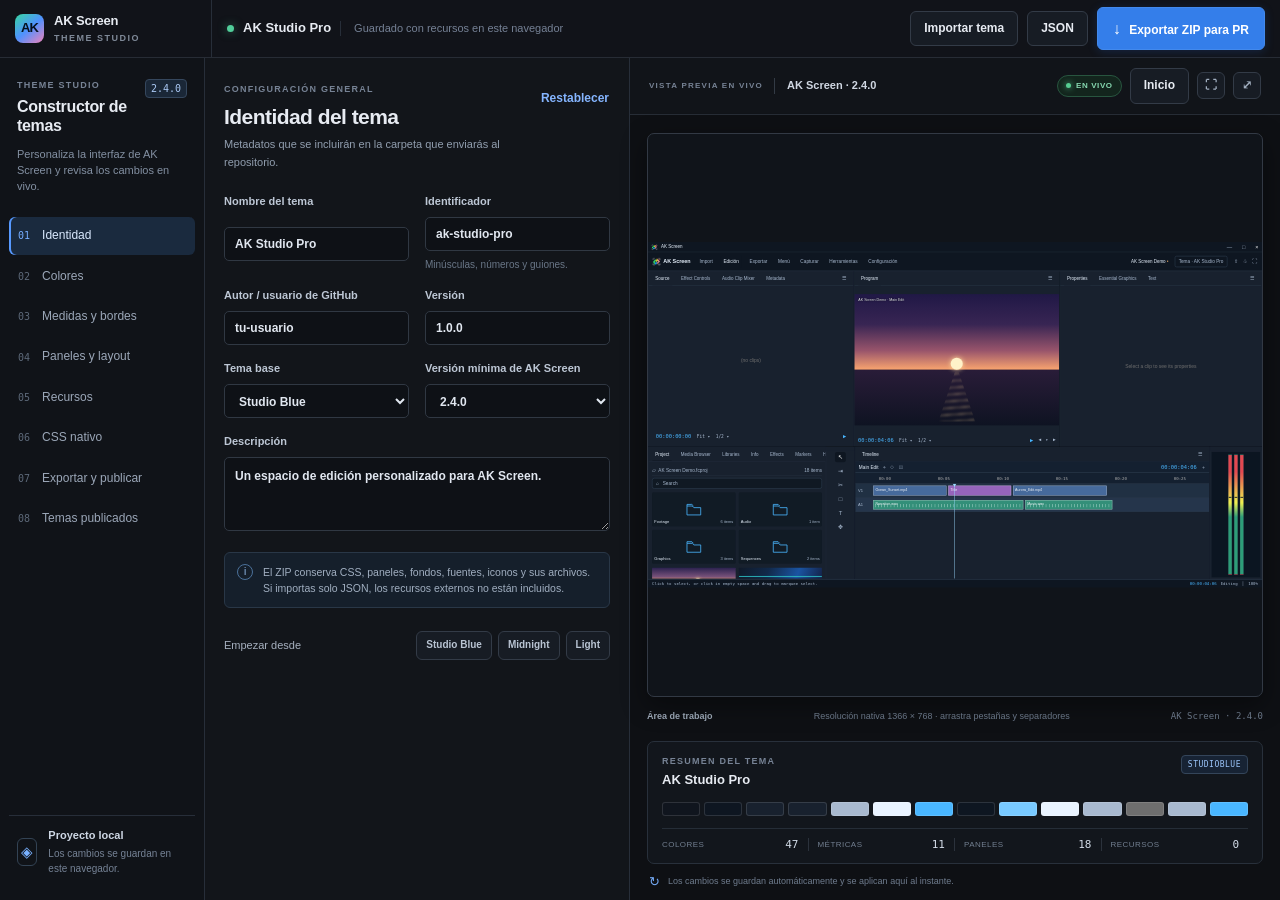
<file: theme-studio.html>
<!doctype html>
<html lang="es">
<head>
  <meta charset="utf-8">
  <meta name="viewport" content="width=device-width,initial-scale=1">
  <meta name="color-scheme" content="dark">
  <link rel="icon" href="data:image/svg+xml,%3Csvg xmlns=%27http://www.w3.org/2000/svg%27 viewBox=%270 0 64 64%27%3E%3Crect width=%2764%27 height=%2764%27 rx=%2714%27 fill=%27%234c94ff%27/%3E%3Ctext x=%2750%25%27 y=%2758%25%27 text-anchor=%27middle%27 font-family=%27Arial%27 font-size=%2732%27 font-weight=%27bold%27 fill=%27white%27%3EAK%3C/text%3E%3C/svg%3E">
  <meta name="description" content="Crea temas para AK Screen 2.4.0 con vista previa nativa y exportación para el catálogo.">
  <title>Constructor de temas · AK Screen</title>
  <link rel="stylesheet" href="theme-studio.css">
</head>
<body>
  <header class="topbar">
    <a class="brand" href="index.html" aria-label="AK Screen Themes, volver al catálogo"><span class="brand-mark">AK</span><span>AK Screen <small>THEME STUDIO</small></span></a>
    <div class="project-title"><span class="live-dot"></span><span id="theme-title">Tema sin título</span><span class="saved-state" id="saved-state">Guardado en este navegador</span></div>
    <div class="top-actions">
      <button class="quiet-button" id="import-theme" type="button">Importar tema</button>
      <button class="quiet-button" id="export-json" type="button">JSON</button>
      <button class="primary-button" id="export-zip" type="button"><span>↓</span> Exportar ZIP para PR</button>
      <input id="import-file" type="file" accept="application/json,.json,application/zip,.zip" hidden>
    </div>
  </header>

  <main class="workspace">
    <aside class="settings-rail">
      <div class="rail-heading"><div><span class="overline">THEME STUDIO</span><h1>Constructor de temas</h1></div><span class="version-badge">2.4.0</span></div>
      <p class="rail-intro">Personaliza la interfaz de AK Screen y revisa los cambios en vivo.</p>
      <nav class="section-nav" aria-label="Secciones del constructor">
        <button class="section-link active" data-section="identity"><span>01</span> Identidad</button>
        <button class="section-link" data-section="colors"><span>02</span> Colores</button>
        <button class="section-link" data-section="metrics"><span>03</span> Medidas y bordes</button>
        <button class="section-link" data-section="layout"><span>04</span> Paneles y layout</button>
        <button class="section-link" data-section="assets"><span>05</span> Recursos</button>
        <button class="section-link" data-section="css"><span>06</span> CSS nativo</button>
        <button class="section-link" data-section="publish"><span>07</span> Exportar y publicar</button>
        <button class="section-link" data-section="catalog"><span>08</span> Temas publicados</button>
      </nav>
      <div class="rail-footer"><span class="local-icon">◈</span><div><b>Proyecto local</b><small>Los cambios se guardan en este navegador.</small></div></div>
    </aside>

    <section class="controls-pane" aria-label="Configuración del tema">
      <div class="controls-scroll">
        <section class="editor-section" id="section-catalog">
          <div class="section-heading"><div><span class="overline">CATÁLOGO DE LA COMUNIDAD</span><h2>Temas publicados</h2><p>Prueba un tema en la vista previa sin instalarlo ni descargar un ZIP. Después puedes crear una variante editable con sus recursos y créditos.</p></div><button class="text-button" id="refresh-catalog" type="button">Actualizar</button></div>
          <label class="field"><span>Buscar tema o autor</span><input id="catalog-search" type="search" placeholder="Nombre, autor o estilo…"></label>
          <p class="catalog-status" id="catalog-status" role="status" aria-live="polite">Abre el catálogo para cargar los temas publicados.</p>
          <div id="published-themes" class="published-themes"></div>
          <p class="publish-help">La vista previa carga los archivos del tema en memoria. Tu borrador se conserva mientras exploras. Revisa la licencia del original antes de publicar una variante.</p>
        </section>
        <section class="editor-section active" id="section-identity">
          <div class="section-heading"><div><span class="overline">CONFIGURACIÓN GENERAL</span><h2>Identidad del tema</h2><p>Metadatos que se incluirán en la carpeta que enviarás al repositorio.</p></div><button class="text-button" id="reset-theme" type="button">Restablecer</button></div>
          <div class="field-grid two">
            <label class="field"><span>Nombre del tema</span><input id="name" maxlength="160" value="AK Studio Pro"></label>
            <label class="field"><span>Identificador</span><input id="theme-id" maxlength="80" value="ak-studio-pro"><small>Minúsculas, números y guiones.</small></label>
            <label class="field"><span>Autor / usuario de GitHub</span><input id="author" maxlength="80" value="tu-usuario"></label>
            <label class="field"><span>Versión</span><input id="version" value="1.0.0" inputmode="decimal"></label>
            <label class="field"><span>Tema base</span><select id="base"><option value="dark">Dark</option><option value="medium">Medium</option><option value="light">Light</option><option value="StudioBlue" selected>Studio Blue</option><option value="oled">OLED</option></select></label>
            <label class="field"><span>Versión mínima de AK Screen</span><select id="min-version"><option>2.4.0</option><option>2.2.0</option></select></label>
            <label class="field full"><span>Descripción</span><textarea id="description" rows="3" maxlength="4096">Un espacio de edición personalizado para AK Screen.</textarea></label>
          </div>
          <div class="note-card"><span class="note-icon">i</span><p>El ZIP conserva CSS, paneles, fondos, fuentes, iconos y sus archivos. Si importas solo JSON, los recursos externos no están incluidos.</p></div>
          <div class="preset-row"><span>Empezar desde</span><div><button class="preset" data-preset="studio">Studio Blue</button><button class="preset" data-preset="midnight">Midnight</button><button class="preset" data-preset="light">Light</button></div></div>
        </section>

        <section class="editor-section" id="section-colors">
          <div class="section-heading"><div><span class="overline">PALETA NATIVA · 47 TOKENS</span><h2>Colores del editor</h2><p>Paleta real de la interfaz, la línea de tiempo, los gráficos de animación y los estados.</p></div><button class="text-button" id="copy-colors" type="button">Copiar paleta</button></div>
          <div class="color-tools"><input id="color-search" type="search" placeholder="Buscar color…"><span id="color-count">47 colores</span></div>
          <div id="color-groups" class="color-groups"></div>
          <div class="subsection"><h3>Colores de clips</h3><p>Marcas visuales de clips dentro de la timeline.</p><div id="clip-color-fields" class="compact-colors"></div></div>
          <div class="subsection"><h3>Colores del panel de medios</h3><div id="asset-color-fields" class="compact-colors"></div></div>
        </section>

        <section class="editor-section" id="section-metrics">
          <div class="section-heading"><div><span class="overline">ESCALA Y CROMADO</span><h2>Medidas y bordes</h2><p>Controla densidad, radios, tiempos y divisores del espacio de trabajo.</p></div></div>
          <div class="metric-list" id="metric-fields"></div>
        </section>

        <section class="editor-section" id="section-layout">
          <div class="section-heading"><div><span class="overline">DISPOSICIÓN DEL ESPACIO</span><h2>Paneles y layout</h2><p>Elige un espacio de trabajo nativo. Arrastra pestañas entre grupos, crea divisiones con las flechas y ajusta los separadores directamente en la vista previa.</p></div></div>
          <label class="field"><span>Espacio de trabajo</span><select id="workspace"><option selected>Editing</option><option>Assembly</option><option>Color</option><option>Effects</option><option>Audio</option><option>Captions and Graphics</option><option>Learning</option><option>Review</option><option>All Panels</option><option>Focus</option><option>Studio</option><option>Compositing</option></select></label>
          <div class="layout-ratios" id="layout-ratios"></div>
          <div class="subsection"><div class="subsection-heading"><div><h3>Distribución de paneles</h3><p>Arrastra pestañas entre grupos; usa las flechas para crear divisiones, × para retirar paneles y ajusta separadores en la vista previa.</p></div><button class="text-button" id="reset-layout" type="button">Restablecer</button></div>
            <div class="panel-groups" id="panel-groups"></div>
            <details class="available-panels"><summary>Mostrar los demás paneles disponibles</summary><div id="available-panels" class="panel-pool"></div></details>
          </div>
        </section>

        <section class="editor-section" id="section-assets">
          <div class="section-heading"><div><span class="overline">ARCHIVOS DEL PAQUETE</span><h2>Recursos del tema</h2><p>Fondos, tipografía e iconos viajan junto al manifiesto dentro del ZIP.</p></div></div>
          <div class="asset-card"><div class="asset-copy"><b>Fondo del editor</b><span>PNG, JPEG, GIF o WebP · hasta 16 MB</span><small>Se muestra detrás de los paneles en la app.</small></div><label class="upload-button">Elegir archivo<input type="file" id="editor-background-file" accept="image/png,image/jpeg,image/gif,image/webp"></label><button class="remove-asset" data-remove="editor-background" aria-label="Quitar fondo del editor">×</button><div class="asset-preview" id="editor-background-preview">Sin imagen</div><label class="preview-opacity"><span>Opacidad solo de vista previa <output id="background-opacity-value">22 %</output></span><input id="background-opacity" type="range" min="0" max="100" value="22"><small>El nivel real se guarda en las preferencias locales de AK Screen y no forma parte del tema compartido.</small></label></div>
          <div class="asset-card"><div class="asset-copy"><b>Pantalla de inicio</b><span>PNG, JPEG, GIF o WebP · hasta 16 MB</span><small>La app la muestra al iniciar cuando está habilitada.</small></div><label class="upload-button">Elegir archivo<input type="file" id="splash-background-file" accept="image/png,image/jpeg,image/gif,image/webp"></label><button class="remove-asset" data-remove="splash-background" aria-label="Quitar pantalla de inicio">×</button><div class="asset-preview" id="splash-background-preview">Sin imagen</div></div>
          <div class="asset-card"><div class="asset-copy"><b>Tipografía de interfaz</b><span>TTF u OTF · hasta 8 MB</span><small>Incluye la licencia de redistribución en el ZIP.</small></div><label class="upload-button">Elegir fuente<input type="file" id="font-file" accept=".ttf,.otf,font/ttf,font/otf"></label><button class="remove-asset" data-remove="font" aria-label="Quitar fuente">×</button><div class="asset-preview" id="font-preview">Fuente del sistema</div></div>
          <div class="subsection"><div class="subsection-heading"><div><h3>Iconos SVG</h3><p>Se rasterizan en la app; no admiten scripts ni referencias externas.</p></div><label class="upload-button">Añadir SVG<input type="file" id="icon-file" accept="image/svg+xml,.svg" multiple></label></div><div id="icon-list" class="icon-list"></div></div>
          <div class="subsection"><h3>Licencia de recursos</h3><p>Describe autoría y procedencia. Obligatoria si incluyes una fuente.</p><label class="field"><span>Contenido de LICENSE.txt</span><textarea id="license-text" rows="4" placeholder="Escribe la licencia de los recursos que incluiste…"></textarea></label></div>
        </section>

        <section class="editor-section" id="section-css">
          <div class="section-heading"><div><span class="overline">HOJA NATIVA · AK SCREEN 2.4+</span><h2>CSS del tema</h2><p>El editor admite un subconjunto seguro de CSS nativo, no CSS de navegador arbitrario.</p></div><label class="switch-label"><input type="checkbox" id="css-enabled" checked><span class="switch"></span> Activar CSS</label></div>
          <div class="css-editor"><div class="code-header"><span><i></i><i></i><i></i> editor.css</span><label class="code-load">Cargar archivo<input id="css-file" type="file" accept=".css,text/css"></label><span id="css-bytes">0 / 64 KB</span></div><textarea id="css-source" spellcheck="false" aria-label="CSS nativo del tema"></textarea><div id="css-error" class="css-error" role="status"></div></div>
          <div class="css-reference"><h3>Selectores y propiedades compatibles</h3><p><code>:root</code> acepta tokens de color y medidas como <code>--accent</code>, <code>--panel-bg</code> o <code>--gap</code>.</p><div class="selector-grid"><code>#editor</code><span>background-color</span><code>.panel</code><span>background-color, border-color, border-width, border-opacity, focus-opacity, border-radius, gap</span><code>.tabs</code><span>background-color, color, height</span><code>.timeline</code><span>background-color</span><code>.toolbar</code><span>background-color, height</span><code>.button</code><span>border-radius, height, background-color</span><code>.input</code><span>border-radius, background-color, border-color</span><code>.menu</code><span>animation-duration</span><code>.text</code><span>color, font-scale</span><code>.effects-browser</code><span>display: list / grid; grid-template-columns: repeat(2–6, 1fr)</span><code>.effect-card</code><span>background-color, border-radius</span><code>.effect-preview</code><span>play-on-hover: true / false</span></div><pre>:root { --accent: #49b6ff; }
.panel { border-opacity: 0.16; gap: 0px; }
.toolbar { height: 42px; }</pre></div>
        </section>

        <section class="editor-section" id="section-publish">
          <div class="section-heading"><div><span class="overline">PAQUETE REVISABLE</span><h2>Exportar y publicar</h2><p>Descarga una carpeta ZIP con la estructura lista para añadir a tu fork del catálogo.</p></div></div>
          <div class="export-tree"><div class="tree-title"><span>ESTRUCTURA DEL PAQUETE</span><span id="package-size">Calculando…</span></div><pre id="package-tree">themes/
└── tu-usuario/
    └── ak-studio-pro/
        ├── theme.json
        ├── preview.png
        ├── info.md
        ├── editor.css
        └── assets/</pre></div>
          <label class="check-row"><input type="checkbox" id="include-css" checked><span>Incluir editor.css</span><small>La app ignora declaraciones que no estén permitidas por su esquema.</small></label>
          <label class="check-row"><input type="checkbox" id="include-preview" checked><span>Generar preview.png</span><small>Necesaria para que el catálogo muestre una vista previa del tema.</small></label>
          <div class="note-card warning"><span class="note-icon">!</span><p>Antes del pull request, añade créditos y licencias reales en <code>info.md</code> y valida con <code>python scripts/catalog.py --check</code>. El catálogo solo publica temas después de que se acepte el PR.</p></div>
          <div class="export-actions"><button class="primary-button" id="export-zip-bottom" type="button">↓ Exportar ZIP para PR</button><button class="quiet-button" id="export-json-bottom" type="button">Solo theme.json</button></div>
          <p class="publish-help">Después descomprime el ZIP en <code>themes/&lt;tu-usuario&gt;/&lt;id&gt;/</code>, revisa los archivos y abre un pull request en <a href="https://github.com/Edgajuman/AK-Screen-Themes/blob/main/CONTRIBUTING.md" target="_blank" rel="noopener">AK-Screen-Themes</a>.</p>
        </section>
      </div>
    </section>

    <section class="preview-pane" aria-label="Vista previa en tiempo real">
      <div class="preview-header"><div class="preview-title"><span class="overline">VISTA PREVIA EN VIVO</span><b>AK Screen · 2.4.0</b></div><div class="preview-tools"><span class="live-pill"><i></i> EN VIVO</span><button id="preview-splash" class="quiet-button" type="button">Inicio</button><button id="preview-fit" class="icon-button" type="button" title="Ajustar vista">⛶</button><button id="preview-full" class="icon-button" type="button" title="Pantalla completa">⤢</button></div></div>
      <div id="catalog-preview-notice" class="catalog-preview-notice hidden"><div><b id="catalog-preview-name"></b><small>Vista temporal · tu borrador está conservado</small></div><button id="create-theme-variant" class="primary-button" type="button">Crear variante</button><button id="return-to-draft" class="quiet-button" type="button">Volver a mi tema</button></div>
      <div class="preview-stage"><div class="preview-frame"><iframe id="app-preview" title="Vista previa de la interfaz del editor AK Screen" sandbox="allow-scripts" referrerpolicy="no-referrer"></iframe></div><div class="preview-caption"><span>Área de trabajo</span><span>Resolución nativa 1366 × 768 · arrastra pestañas y separadores</span><span id="preview-resolution">AK Screen · 2.4.0</span></div></div>
      <div class="preview-inspector"><div class="inspector-heading"><div><span class="overline">RESUMEN DEL TEMA</span><h3 id="inspector-name">AK Studio Pro</h3></div><span class="base-chip" id="inspector-base">STUDIO BLUE</span></div><div class="swatch-strip" id="swatch-strip"></div><div class="inspector-stats"><div><span>COLORES</span><b id="stat-colors">47</b></div><div><span>MÉTRICAS</span><b id="stat-metrics">11</b></div><div><span>PANELES</span><b id="stat-panels">7</b></div><div><span>RECURSOS</span><b id="stat-assets">0</b></div></div></div>
      <div class="preview-footnote"><span>↻</span> Los cambios se guardan automáticamente y se aplican aquí al instante.</div>
    </section>
  </main>
  <div class="toast" id="toast" role="status" aria-live="polite"></div>
  <script src="theme-studio-catalog.js" defer></script>
  <script src="theme-studio-compat.js" defer></script>
  <script src="theme-studio.js" defer></script>
</body>
</html>
</file>
<file: theme-studio.css>
:root{color-scheme:dark;--bg:#0c0e12;--panel:#11151b;--panel-2:#171c24;--panel-3:#1d232d;--edge:#272e39;--edge-soft:#202630;--ink:#e7ebf2;--muted:#939eae;--faint:#687383;--blue:#4c94ff;--blue-hover:#377ee8;--green:#51ce9a;--red:#ff7382;--radius:8px;--sans:'DM Sans',Inter,Segoe UI,sans-serif;--mono:'DM Mono',Consolas,monospace}*{box-sizing:border-box}html,body{height:100%;margin:0}body{background:var(--bg);color:var(--ink);font:13px/1.45 var(--sans);overflow:hidden}button,input,select,textarea{font:inherit}button{color:inherit;cursor:pointer}a{color:inherit;text-decoration:none}button:focus-visible,a:focus-visible,input:focus-visible,select:focus-visible,textarea:focus-visible,summary:focus-visible{outline:2px solid var(--blue);outline-offset:2px}.topbar{height:58px;display:flex;align-items:center;gap:30px;padding:0 22px;border-bottom:1px solid #272c35;background:#111319}.brand{display:flex;align-items:center;gap:10px;min-width:215px;font-weight:700;letter-spacing:-.15px}.brand small{display:block;color:#7f8998;font-size:9px;font-weight:600;letter-spacing:1.5px;margin-top:1px}.brand-mark{display:grid;place-items:center;width:29px;height:29px;border-radius:8px;background:linear-gradient(140deg,#37d6a0 0%,#4f92ff 50%,#ef83bb 100%);color:#06111d;font-size:13px;font-weight:800;letter-spacing:-1px}.project-title{height:100%;display:flex;align-items:center;gap:9px;min-width:0;border-left:1px solid var(--edge);padding-left:25px;font-weight:600}.project-title>span:nth-child(2){white-space:nowrap;overflow:hidden;text-overflow:ellipsis;max-width:180px}.live-dot{height:7px;width:7px;border-radius:50%;background:var(--green);box-shadow:0 0 10px #51ce9a80}.saved-state{color:#758195;font-size:11px;font-weight:400;padding-left:13px;border-left:1px solid var(--edge)}.top-actions{display:flex;align-items:center;gap:9px;margin-left:auto}.quiet-button,.primary-button,.text-button,.preset,.icon-button,.upload-button{border:1px solid #333b47;border-radius:6px;background:#171c24;padding:8px 13px;font-size:12px;font-weight:600;transition:background .16s,border-color .16s}.quiet-button:hover,.icon-button:hover,.upload-button:hover{background:#232b37;border-color:#465262}.primary-button{border-color:#4289ed;background:#347eea;color:#fff;padding:9px 15px;box-shadow:0 2px 10px #286cdb34}.primary-button:hover{background:#438bf4}.primary-button span{font-size:16px;margin-right:5px}.workspace{height:calc(100vh - 58px);display:grid;grid-template-columns:226px minmax(380px,480px) minmax(500px,1fr);min-width:1080px}.settings-rail{background:#101318;border-right:1px solid var(--edge);display:flex;flex-direction:column;min-height:0;padding:21px 13px 12px}.rail-heading{display:flex;justify-content:space-between;align-items:flex-start;gap:5px;padding:0 8px}.overline{display:block;color:#778395;font-size:9px;font-weight:700;letter-spacing:1.25px}.rail-heading h1{font-size:16px;line-height:1.2;margin:5px 0 0;font-weight:650;letter-spacing:-.35px}.version-badge{border:1px solid #35475d;border-radius:4px;color:#a9c7f2;background:#1a2737;font:10px var(--mono);padding:3px 5px;white-space:nowrap}.rail-intro{color:#8390a2;font-size:11px;margin:12px 8px 22px}.section-nav{display:grid;gap:3px}.section-link{display:flex;align-items:center;gap:12px;border:0;border-radius:6px;background:transparent;text-align:left;padding:10px 9px;color:#9ba7b8;font-size:12px;font-weight:500}.section-link span{font:10px var(--mono);color:#5d6979}.section-link:hover{background:#1a2029;color:#e8edf5}.section-link.active{background:#1a2a3e;color:#dbeaff;box-shadow:inset 2px 0 #5799ff}.section-link.active span{color:#75acff}.rail-footer{margin-top:auto;display:flex;align-items:center;gap:11px;padding:12px 8px;border-top:1px solid var(--edge);color:#ced7e4}.rail-footer b,.rail-footer small{display:block}.rail-footer b{font-size:11px;font-weight:600}.rail-footer small{font-size:10px;color:#758295;margin-top:3px}.local-icon{width:28px;height:28px;border:1px solid #334354;border-radius:6px;color:#79b1ff;display:grid;place-items:center;font-size:15px}.controls-pane{background:#12151a;border-right:1px solid var(--edge);min-height:0;overflow:hidden}.controls-scroll{height:100%;overflow:auto;scrollbar-color:#3b4552 #12151a;scrollbar-width:thin}.editor-section{display:none;padding:25px 25px 34px}.editor-section.active{display:block}.section-heading{display:flex;justify-content:space-between;align-items:flex-start;gap:18px;margin-bottom:22px}.section-heading h2{font-size:21px;letter-spacing:-.55px;margin:6px 0 4px;font-weight:650}.section-heading p{color:#919eaf;font-size:11px;line-height:1.6;margin:0;max-width:400px}.text-button{border-color:transparent;background:transparent;color:#85b5ff;padding:6px 0;white-space:nowrap}.text-button:hover{color:#c4ddff}.field-grid{display:grid;gap:16px}.field-grid.two{grid-template-columns:1fr 1fr}.field{display:grid;gap:7px;min-width:0;color:#bdc7d5;font-size:11px;font-weight:550}.field.full{grid-column:1/-1}.field input,.field select,.field textarea,.color-tools input{width:100%;min-width:0;border:1px solid #303843;border-radius:5px;background:#0e1116;color:#e1e7f0;padding:9px 10px;font-size:12px;outline:none}.field input:focus,.field select:focus,.field textarea:focus,.color-tools input:focus{border-color:#4b91ec;box-shadow:0 0 0 2px #4b91ec1c}.field input,.field select{height:34px}.field textarea{resize:vertical;line-height:1.5}.field small{color:#697687;font-size:10px;font-weight:400}.note-card{display:flex;align-items:flex-start;gap:10px;padding:11px 12px;margin-top:21px;border:1px solid #293747;border-radius:6px;background:#151f2b}.note-icon{flex:none;display:grid;place-items:center;width:16px;height:16px;border:1px solid #4b719a;border-radius:50%;font-size:10px;color:#99c3f5}.note-card p{margin:0;color:#a1afc1;font-size:10.5px;line-height:1.55}.preset-row{margin-top:23px;display:flex;align-items:center;justify-content:space-between;color:#a6b0bf;font-size:11px}.preset-row>div{display:flex;gap:6px}.preset{padding:6px 9px;color:#b9c4d3;font-size:10px}.preset:hover{border-color:#528fe7}.color-tools{display:flex;justify-content:space-between;align-items:center;gap:10px;margin-bottom:13px}.color-tools input{max-width:220px;height:32px}.color-tools span{font:10px var(--mono);color:#778598}.color-group{margin:14px 0 20px}.color-group h3,.subsection h3{font-size:12px;color:#e0e6ef;font-weight:600;margin:0 0 10px}.color-grid{display:grid;grid-template-columns:1fr 1fr;gap:6px}.color-row{display:flex;align-items:center;gap:7px;min-width:0;height:39px;padding:4px 7px;border:1px solid #282f38;border-radius:5px;background:#15191f}.color-row:hover{border-color:#3d4c60}.color-row label{flex:1;overflow:hidden;text-overflow:ellipsis;white-space:nowrap;color:#a7b2c0;font-size:10px;cursor:pointer}.color-row input[type=color]{flex:none;width:26px;height:25px;padding:0;border:1px solid #3a4350;border-radius:4px;background:transparent;cursor:pointer}.color-row input[type=text]{width:66px;border:0;background:transparent;color:#ced8e5;font:9px var(--mono);padding:4px 1px;outline:none}.subsection{margin-top:24px;padding-top:18px;border-top:1px solid var(--edge)}.subsection>p,.subsection-heading p{font-size:10.5px;color:#8793a3;margin:-5px 0 12px}.compact-colors{display:grid;grid-template-columns:1fr 1fr;gap:6px}.metric-list{display:grid;gap:8px}.metric-row{display:grid;grid-template-columns:minmax(0,1fr) 82px;gap:10px;align-items:center;padding:10px 11px;border:1px solid #282f38;border-radius:6px;background:#15191f}.metric-row b{display:block;color:#d7dfe9;font-size:11px;font-weight:550}.metric-row small{display:block;margin-top:3px;color:#7e8b9d;font-size:9px}.metric-control{display:flex;align-items:center;gap:7px}.metric-control input[type=number]{width:52px;padding:6px 4px;border:1px solid #343d49;border-radius:4px;background:#0f1217;color:#dce6f3;text-align:right;font:10px var(--mono)}.metric-control .unit{color:#7e8b9b;font-size:9px}.range-line{grid-column:1/-1;height:3px;width:100%;margin-top:3px;accent-color:#438cf3}.layout-ratios{display:grid;gap:9px;margin:17px 0}.layout-ratio{display:grid;grid-template-columns:122px 1fr 42px;align-items:center;gap:9px;padding:9px 10px;border:1px solid #2a303a;border-radius:5px;background:#15191f}.layout-ratio label{color:#aeb9c7;font-size:10px}.layout-ratio input{width:100%;accent-color:#4b91f2}.layout-ratio output{color:#9fbee6;font:10px var(--mono);text-align:right}.subsection-heading{display:flex;justify-content:space-between;align-items:flex-start;gap:12px}.panel-groups{display:grid;gap:8px}.panel-group{min-height:68px;padding:9px;border:1px solid #303844;border-radius:6px;background:#151a21;transition:border-color .15s,background .15s}.panel-group.drag-over{border-color:#5a9cff;background:#19263a}.panel-group-head{display:flex;justify-content:space-between;align-items:center;margin-bottom:7px;color:#8290a1;font-size:9px;letter-spacing:.5px;text-transform:uppercase}.panel-group-head b{color:#748398;font:9px var(--mono)}.panel-chips,.panel-pool{display:flex;flex-wrap:wrap;gap:5px;min-height:25px}.panel-chip{border:1px solid #3c4756;border-radius:4px;background:#222a35;padding:4px 7px;color:#c6d0de;font-size:9px;cursor:grab;user-select:none}.panel-chip:active{cursor:grabbing}.panel-chip.dragging{opacity:.4}.panel-chip.pool{background:#1a2028;color:#8793a2}.panel-pool{padding:9px 2px 0}.available-panels{margin-top:12px;color:#8fa0b5;font-size:10px}.available-panels summary{cursor:pointer}.asset-card{position:relative;display:grid;grid-template-columns:minmax(130px,1fr) auto 25px;gap:7px;align-items:center;padding:13px;margin-bottom:9px;border:1px solid #2b323d;border-radius:7px;background:#15191f}.asset-copy b,.asset-copy span,.asset-copy small{display:block}.asset-copy b{font-size:11px;color:#dce4ef}.asset-copy span{font-size:9px;color:#9daabd;margin-top:4px}.asset-copy small{font-size:9px;color:#6f7c8d;margin-top:3px}.upload-button{display:inline-flex;align-items:center;justify-content:center;white-space:nowrap;padding:7px 9px;font-size:9px}.upload-button input{display:none}.remove-asset{width:23px;height:23px;border:0;border-radius:4px;background:transparent;color:#8491a1;font-size:17px}.remove-asset:hover{background:#3a2027;color:#ff8893}.asset-preview{grid-column:1/-1;height:72px;display:flex;align-items:center;justify-content:center;overflow:hidden;border:1px dashed #353d48;border-radius:4px;background:#10141a;color:#657386;font-size:10px}.asset-preview img{width:100%;height:100%;object-fit:cover}.icon-list{display:grid;gap:7px}.icon-row{display:grid;grid-template-columns:28px minmax(100px,1fr) minmax(100px,1.3fr) 24px;gap:7px;align-items:center;padding:6px;border:1px solid #2b323d;border-radius:5px;background:#151a20}.icon-row img{width:24px;height:24px;object-fit:contain}.icon-row select,.icon-row input{min-width:0;width:100%;padding:6px;border:1px solid #333d4a;border-radius:4px;background:#0e1116;color:#cbd6e4;font-size:9px}.icon-row button{border:0;background:transparent;color:#8792a2;font-size:15px}.switch-label{display:flex;align-items:center;gap:7px;color:#bbc8d8;font-size:10px;white-space:nowrap;cursor:pointer}.switch-label input{position:absolute;opacity:0}.switch{position:relative;width:29px;height:16px;border-radius:12px;background:#38414e}.switch:after{position:absolute;content:'';top:3px;left:3px;width:10px;height:10px;border-radius:50%;background:#a0abba;transition:all .15s}.switch-label input:checked+.switch{background:#2d6dc2}.switch-label input:checked+.switch:after{left:16px;background:#fff}.css-editor{overflow:hidden;border:1px solid #303a47;border-radius:7px;background:#0c1015}.code-header{height:31px;display:flex;justify-content:space-between;align-items:center;padding:0 11px;border-bottom:1px solid #262d36;color:#8996a8;font:9px var(--mono)}.code-header i{display:inline-block;width:7px;height:7px;margin-right:4px;border-radius:50%;background:#d86970}.code-header i:nth-child(2){background:#d8aa53}.code-header i:nth-child(3){background:#5bbd88}.code-header i:first-child{margin-left:2px}.css-editor textarea{display:block;width:100%;height:265px;resize:vertical;border:0;outline:0;background:transparent;padding:14px;color:#b8d9ab;font:11px/1.7 var(--mono);tab-size:2}.css-error{min-height:0;color:#ff8790;background:#24171c;font:10px var(--mono)}.css-error:not(:empty){min-height:31px;padding:8px 11px;border-top:1px solid #51323a}.css-reference{margin-top:19px;padding:14px;border:1px solid #2b3441;border-radius:6px;background:#151b23}.css-reference h3{margin:0 0 7px;color:#d9e2ec;font-size:11px}.css-reference p{font-size:10px;color:#8f9cae;line-height:1.6}.css-reference code,.warning code,.publish-help code{font:9px var(--mono);color:#a6caef;background:#1a2633;border-radius:3px;padding:2px 4px}.selector-grid{display:grid;grid-template-columns:80px 1fr;gap:5px 9px;margin-top:12px}.selector-grid span{color:#99a5b4;font-size:9px}.css-reference pre{padding:10px;border:1px solid #27313d;border-radius:4px;background:#10151b;color:#b4d2b0;font:9px/1.7 var(--mono);white-space:pre-wrap}.export-tree{overflow:hidden;margin-bottom:17px;border:1px solid #2e3744;border-radius:7px;background:#0f1319}.tree-title{display:flex;justify-content:space-between;padding:10px 12px;border-bottom:1px solid #2a313b;color:#8290a1;font:9px var(--mono)}.tree-title span+span{color:#9eb9d7}.export-tree pre{padding:10px 14px;margin:0;color:#aebdd0;font:10px/1.8 var(--mono);white-space:pre-wrap}.check-row{display:grid;grid-template-columns:18px 1fr;gap:2px 8px;align-items:center;margin:13px 0;color:#c8d1dc;font-size:11px}.check-row input{accent-color:#488ff0}.check-row small{grid-column:2;color:#7e8b9b;font-size:9px}.warning{border-color:#594735;background:#241e17}.warning .note-icon{border-color:#987044;color:#ffc777}.warning p{color:#d0b995}.export-actions{display:flex;gap:9px;margin-top:20px}.publish-help{color:#8a97a8;font-size:10px;line-height:1.7}.publish-help a{color:#91bcfa;text-decoration:underline}.preview-pane{min-width:0;min-height:0;display:flex;flex-direction:column;background:#0e1014}.preview-header{height:57px;flex:none;display:flex;align-items:center;justify-content:space-between;padding:0 19px;border-bottom:1px solid #272d36;background:#111419}.preview-title{display:flex;align-items:center;gap:11px}.preview-title .overline{font-size:8px}.preview-title b{font-size:11px;font-weight:600;color:#d0d7e2;border-left:1px solid #333b45;padding-left:12px}.preview-tools{display:flex;align-items:center;gap:8px}.live-pill{display:flex;align-items:center;gap:5px;border:1px solid #28553f;border-radius:12px;background:#13251d;padding:4px 8px;color:#87d9b1;font-size:8px;font-weight:700;letter-spacing:.6px}.live-pill i{width:5px;height:5px;border-radius:50%;background:#56cc91;box-shadow:0 0 6px #56cc91}.icon-button{width:28px;height:27px;padding:0;color:#a2afc0}.preview-stage{flex:1;min-height:300px;display:flex;flex-direction:column;padding:18px 17px 8px}.preview-frame{flex:1;min-height:0;overflow:hidden;border:1px solid #323944;border-radius:7px;background:#10141a;box-shadow:0 8px 26px #0006}.preview-frame iframe{display:block;width:100%;height:100%;min-height:300px;border:0}.preview-caption{height:26px;display:flex;align-items:end;justify-content:space-between;gap:10px;color:#707d8f;font-size:9px}.preview-caption span:first-child{color:#a0acbb;font-weight:600}.preview-caption span:last-child{font-family:var(--mono)}.preview-inspector{flex:none;margin:10px 17px 0;padding:13px 14px 12px;border:1px solid #28303b;border-radius:7px;background:#12161c}.inspector-heading{display:flex;justify-content:space-between;align-items:flex-start}.inspector-heading h3{margin:3px 0 0;font-size:13px;font-weight:600}.base-chip{border:1px solid #34455a;border-radius:4px;background:#172334;padding:4px 6px;color:#9cc6fc;font:8px var(--mono);letter-spacing:.5px}.swatch-strip{height:14px;display:flex;gap:4px;margin:12px 0}.swatch-strip i{flex:1;border:1px solid #ffffff20;border-radius:3px}.inspector-stats{display:grid;grid-template-columns:repeat(4,1fr);padding-top:9px;border-top:1px solid #252d37}.inspector-stats div{display:flex;align-items:center;justify-content:space-between;padding:0 9px;border-right:1px solid #2b323c}.inspector-stats div:first-child{padding-left:0}.inspector-stats div:last-child{border:0}.inspector-stats span{color:#727f90;font-size:8px;letter-spacing:.45px}.inspector-stats b{font:11px var(--mono);color:#d3dce8}.preview-footnote{height:36px;flex:none;display:flex;align-items:center;gap:8px;padding:0 19px;color:#6f7c8e;font-size:9px}.preview-footnote span{color:#73a9f4;font-size:13px}.toast{position:fixed;z-index:10;right:22px;bottom:18px;max-width:min(400px,calc(100vw - 30px));transform:translateY(20px);opacity:0;pointer-events:none;border:1px solid #3e5b47;border-radius:6px;background:#17251d;padding:10px 14px;color:#bce5cb;font-size:11px;box-shadow:0 7px 30px #0008;transition:all .22s}.toast.show{transform:translateY(0);opacity:1}.toast.error{border-color:#71434a;background:#291a1e;color:#ffc2c5}.hidden{display:none!important}
@media(max-width:1300px){.workspace{grid-template-columns:205px minmax(360px,425px) minmax(430px,1fr)}.settings-rail{padding-left:9px;padding-right:9px}.editor-section{padding-left:19px;padding-right:19px}.topbar{gap:16px;padding:0 15px}.brand{min-width:180px}.project-title{padding-left:15px}}
@media(max-width:1040px){body{overflow:auto}.topbar{position:sticky;top:0;z-index:5}.workspace{height:auto;min-width:0;grid-template-columns:200px minmax(0,1fr)}.settings-rail{position:sticky;top:58px;height:calc(100vh - 58px);grid-column:1;grid-row:1/3}.controls-pane{height:680px;grid-column:2;grid-row:1}.preview-pane{grid-column:2;grid-row:2;height:740px;border-top:1px solid var(--edge)}.saved-state{display:none}}
@media(max-width:680px){.topbar{height:auto;min-height:58px;flex-wrap:wrap;gap:7px;padding:8px 12px}.brand{min-width:0}.project-title{height:24px;border:0;padding:0;margin-left:auto}.top-actions{width:100%;margin:0}.top-actions>*{flex:1;text-align:center}.workspace{display:flex;flex-direction:column;height:auto}.settings-rail{position:static;height:auto;padding:11px}.rail-heading,.rail-intro,.rail-footer{display:none}.section-nav{display:flex;overflow:auto;gap:4px}.section-link{white-space:nowrap;padding:8px}.section-link span{display:none}.controls-pane{height:690px;border-right:0}.editor-section{padding:18px 14px}.preview-pane{height:600px}.field-grid.two{grid-template-columns:1fr 1fr}.section-heading h2{font-size:18px}.color-grid{grid-template-columns:1fr 1fr}.preview-stage{padding:10px 9px 6px}.preview-caption span:nth-child(2){display:none}.preview-inspector{margin-left:9px;margin-right:9px}.inspector-stats div{padding:0 4px}.inspector-stats span{font-size:7px}.top-actions .quiet-button{font-size:10px;padding:7px}.top-actions .primary-button{font-size:10px;padding:7px}.saved-state{display:none}}
.preview-opacity{grid-column:1/-1;display:grid;gap:5px;margin-top:4px;color:#aeb9c7;font-size:9px}.preview-opacity span{display:flex;justify-content:space-between}.preview-opacity output{color:#9fc6f5;font:9px var(--mono)}.preview-opacity input{width:100%;accent-color:#4b91f2}.preview-opacity small{color:#748193;font-size:9px;line-height:1.45}.code-load{color:#a5b4c7;cursor:pointer;font:9px var(--mono)}.code-load:hover{color:#d9e9ff}.code-load input{display:none}
@media(prefers-reduced-motion:reduce){*,*:before,*:after{scroll-behavior:auto!important;transition:none!important}}

.panel-group-head{gap:5px}.panel-group-actions{display:flex;gap:2px;margin-left:auto}.panel-group-actions button{width:19px;height:18px;border:1px solid #35404e;border-radius:3px;background:#1b222b;color:#a9bed9;font-size:11px;line-height:1}.panel-group-actions button:hover{border-color:#5799ff;color:#e1efff}.panel-chip{display:inline-flex;align-items:center;gap:4px;padding:4px 5px 4px 7px}.panel-chip-remove{border:0;background:transparent;color:#8593a4;padding:0 1px;font-size:12px;line-height:10px;cursor:pointer}.panel-chip-remove:hover{color:#ff8991}.preview-frame{position:relative}.preview-frame iframe{position:absolute;left:0;top:0;width:1366px;height:768px;min-height:0;transform-origin:top left}

.published-themes{display:grid;gap:12px}.published-theme{overflow:hidden;border:1px solid #303b4b;border-radius:9px;background:#151d28}.published-theme img{display:block;width:100%;aspect-ratio:16/9;object-fit:cover;background:#0d131d}.published-theme-body{padding:13px}.published-theme h3{font-size:15px;margin:0 0 4px}.published-theme .byline{font-size:10px;color:#9ab6d8}.published-theme p{color:#8d9bae;font-size:11px;line-height:1.55;margin:8px 0}.published-theme .theme-tags{display:flex;flex-wrap:wrap;gap:5px;margin:10px 0}.theme-tags span{border:1px solid #33455b;border-radius:4px;color:#a7c6ee;padding:3px 5px;font-size:9px}.published-theme-actions{display:flex;justify-content:space-between;align-items:center;gap:8px}.published-theme-actions a{color:#8dbaff;font-size:10px}.published-theme[aria-current=true]{border-color:#5498f5}.catalog-status{font-size:11px;color:#96b6df;line-height:1.6}.catalog-status.error{color:#ff9ba8}.catalog-preview-notice{display:flex;flex-wrap:wrap;align-items:center;gap:9px;border-bottom:1px solid #304761;background:#182637;padding:10px 17px}.catalog-preview-notice div{flex:1;min-width:150px}.catalog-preview-notice b,.catalog-preview-notice small{display:block}.catalog-preview-notice b{font-size:12px;color:#d5e7ff}.catalog-preview-notice small{font-size:10px;color:#91a8c5;margin-top:3px}.catalog-preview-notice button{font-size:10px}.catalog-recovery{margin-top:14px}.published-theme button:disabled{opacity:.5;cursor:wait}
</file>
